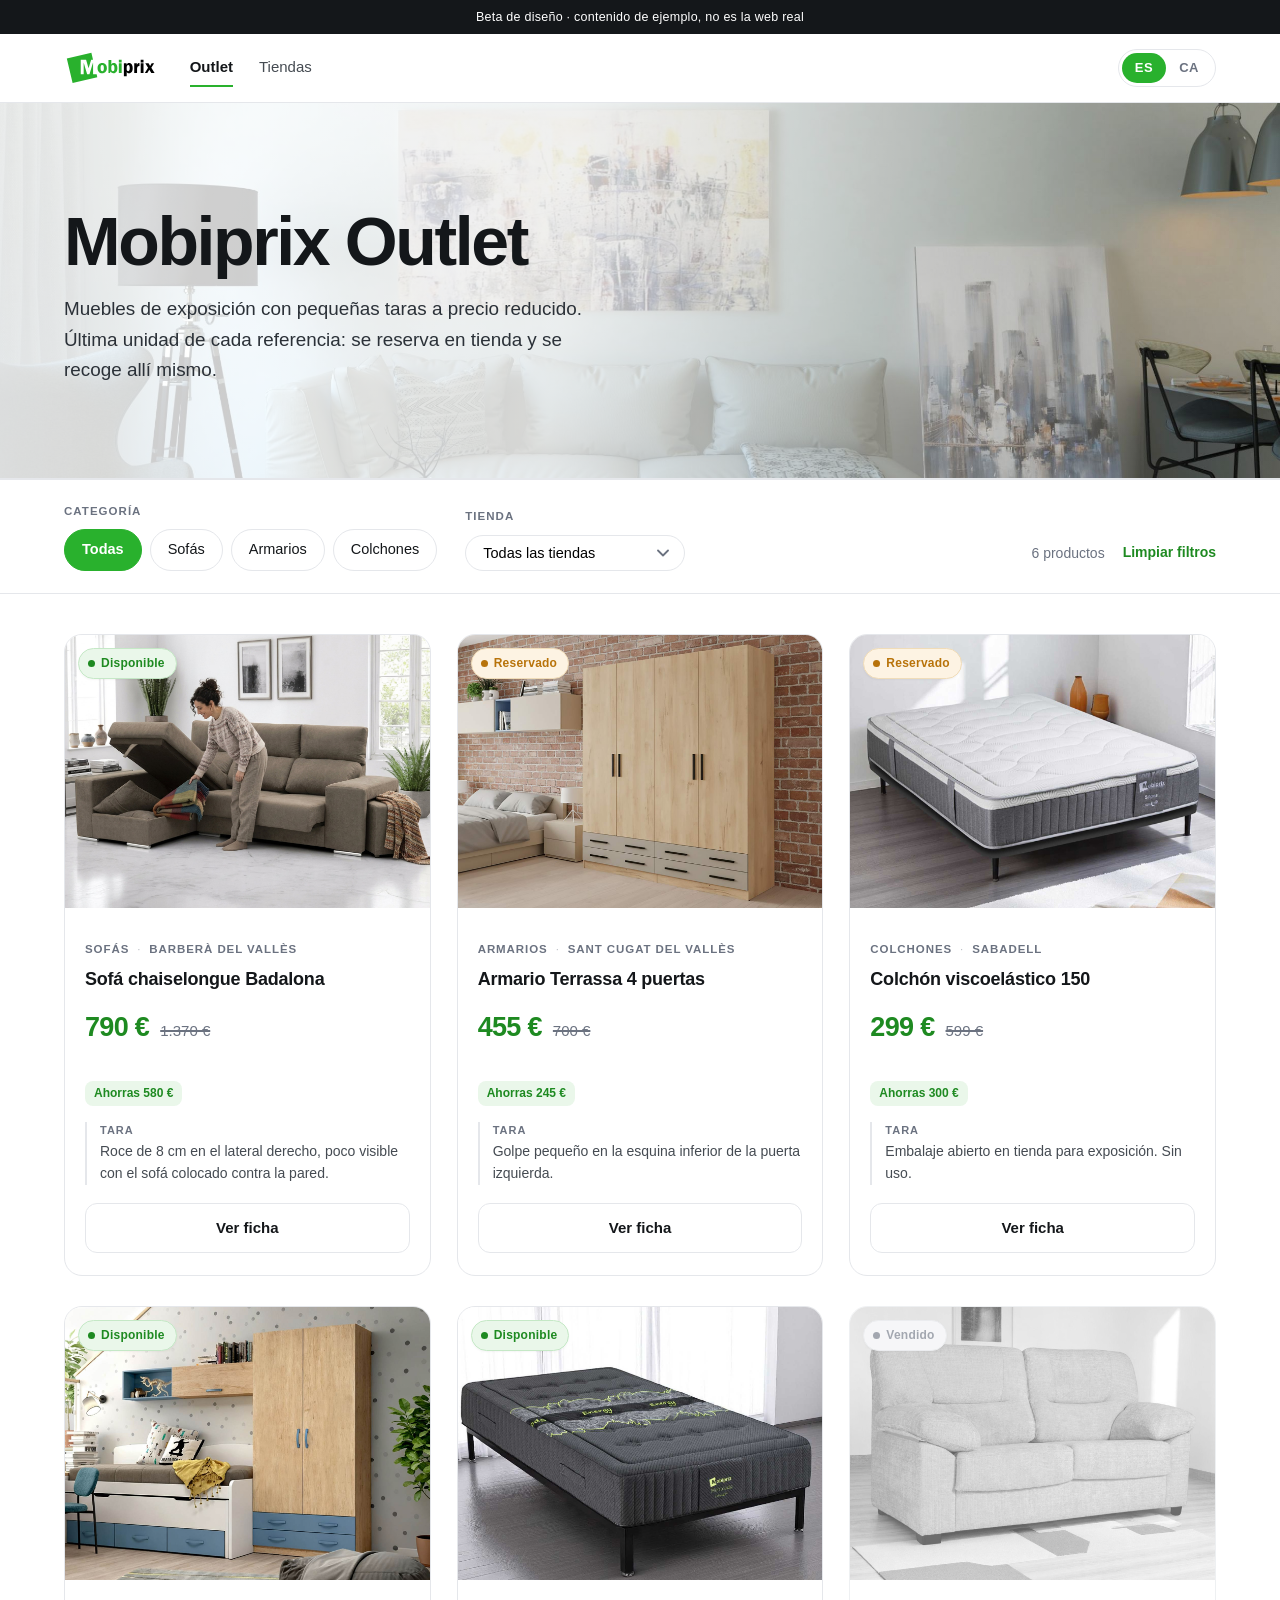
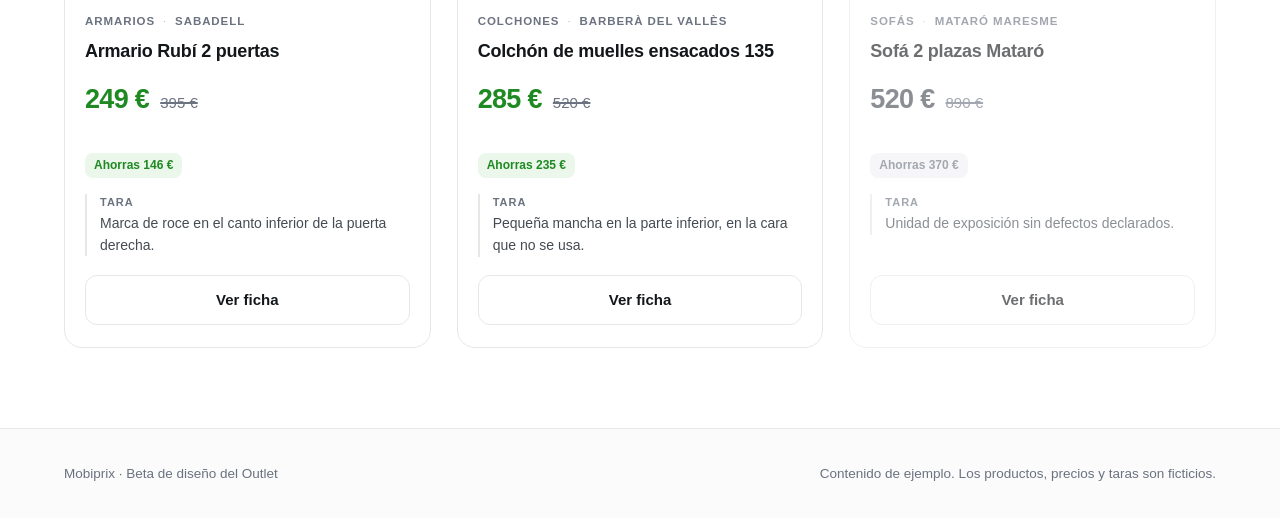
<file: index.html>
<!doctype html>
<html lang="es" data-i18n-documento="meta.titulo">
<head>
  <meta charset="utf-8">
  <meta name="viewport" content="width=device-width, initial-scale=1">
  <title>Outlet — Mobiprix</title>
  <meta name="description" content="">
  <meta name="robots" content="noindex, nofollow">

  <!-- Previsualización al compartir el enlace. Estos textos van en estático y
       en castellano a propósito: los rastreadores de WhatsApp, Slack, Telegram
       o Twitter no ejecutan JavaScript, así que el conmutador de idioma no les
       llega. Son la única excepción a la regla de que todo el texto visible
       sale de ui.json. Las URL tienen que ser absolutas. -->
  <meta property="og:type" content="website">
  <meta property="og:site_name" content="Mobiprix">
  <meta property="og:locale" content="es_ES">
  <meta property="og:url" content="https://mobiprix-beta.vercel.app/">
  <meta property="og:title" content="Outlet — Mobiprix">
  <meta property="og:description" content="Muebles de exposición con pequeñas taras a precio reducido. Reserva en tienda. Beta de diseño con contenido de ejemplo.">
  <meta property="og:image" content="https://mobiprix-beta.vercel.app/assets/img/og.jpg">
  <meta property="og:image:type" content="image/jpeg">
  <meta property="og:image:width" content="2400">
  <meta property="og:image:height" content="1260">
  <meta property="og:image:alt" content="Listado del Outlet de Mobiprix con seis muebles de exposición y sus precios rebajados.">
  <meta name="twitter:card" content="summary_large_image">
  <link rel="icon" href="/assets/img/favicon.jpg">
  <link rel="stylesheet" href="/assets/css/styles.css">
</head>
<body>

  <p class="demo-bar" data-i18n="demo.aviso"></p>

  <header class="cabecera">
    <div class="contenedor cabecera__fila">
      <a class="marca" href="/"><img src="/assets/img/logo.svg" alt="Mobiprix"></a>

      <nav class="nav">
        <a class="nav__enlace" href="/" aria-current="page" data-i18n="nav.outlet"></a>
        <span class="nav__enlace" data-i18n="nav.tiendas"></span>
      </nav>

      <div class="idioma" role="group" data-i18n-aria="idioma.etiqueta">
        <button type="button" class="idioma__btn" data-idioma="es" aria-pressed="true">ES</button>
        <button type="button" class="idioma__btn" data-idioma="ca" aria-pressed="false">CA</button>
      </div>
    </div>
  </header>

  <main>
    <section class="hero">
      <div class="contenedor">
        <h1 class="hero__titulo" data-i18n="hero.titulo"></h1>
        <p class="hero__subtitulo" data-i18n="hero.subtitulo"></p>
      </div>
    </section>

    <section class="filtros">
      <div class="contenedor filtros__fila">
        <div class="filtros__grupo">
          <span class="filtros__etiqueta" id="et-categoria" data-i18n="filtros.categoria"></span>
          <div class="pills" id="pills-categoria" role="group" aria-labelledby="et-categoria"></div>
        </div>

        <div class="filtros__grupo">
          <label class="filtros__etiqueta" for="select-tienda" data-i18n="filtros.tienda"></label>
          <select class="select" id="select-tienda"></select>
        </div>

        <div class="filtros__cola">
          <span class="recuento" id="recuento" aria-live="polite"></span>
          <button type="button" class="enlace-boton" data-limpiar data-i18n="filtros.limpiar"></button>
        </div>
      </div>
    </section>

    <div class="contenedor">
      <div class="rejilla" id="rejilla"></div>

      <div class="vacio oculto" id="vacio">
        <p class="vacio__titulo" data-i18n="vacio.titulo"></p>
        <p class="vacio__texto" data-i18n="vacio.texto"></p>
        <button type="button" class="boton boton--secundario boton--auto" data-limpiar
                data-i18n="filtros.limpiar"></button>
      </div>
    </div>
  </main>

  <footer class="pie">
    <div class="contenedor pie__fila">
      <span data-i18n="footer.texto"></span>
      <span data-i18n="footer.nota"></span>
    </div>
  </footer>

  <script type="module" src="/assets/js/outlet.js"></script>
</body>
</html>
</file>
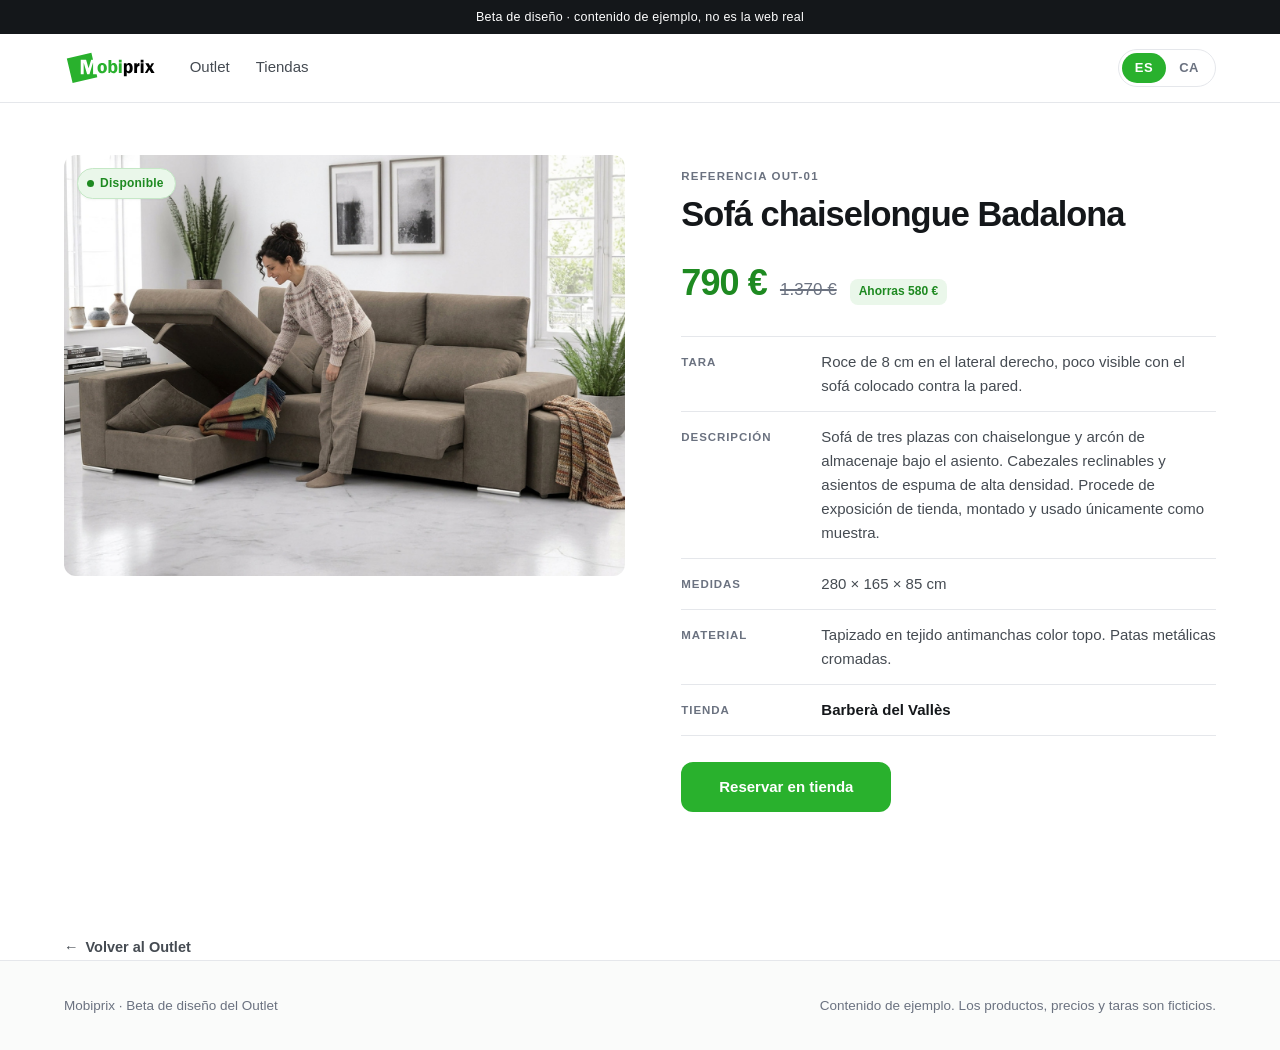
<file: producto/out-01.html>
<!doctype html>
<html lang="es" data-i18n-documento="meta.titulo">
<head>
  <meta charset="utf-8">
  <meta name="viewport" content="width=device-width, initial-scale=1">
  <title>Outlet — Mobiprix</title>
  <meta name="description" content="">
  <meta name="robots" content="noindex, nofollow">

  <!-- Previsualización al compartir el enlace. Estos textos van en estático y
       en castellano a propósito: los rastreadores de WhatsApp, Slack, Telegram
       o Twitter no ejecutan JavaScript, así que el conmutador de idioma no les
       llega. Son la única excepción a la regla de que todo el texto visible
       sale de ui.json. Las URL tienen que ser absolutas. -->
  <meta property="og:type" content="website">
  <meta property="og:site_name" content="Mobiprix">
  <meta property="og:locale" content="es_ES">
  <meta property="og:url" content="https://mobiprix-beta.vercel.app/producto/out-01">
  <meta property="og:title" content="Outlet — Mobiprix">
  <meta property="og:description" content="Muebles de exposición con pequeñas taras a precio reducido. Reserva en tienda. Beta de diseño con contenido de ejemplo.">
  <meta property="og:image" content="https://mobiprix-beta.vercel.app/assets/img/og.jpg">
  <meta property="og:image:type" content="image/jpeg">
  <meta property="og:image:width" content="2400">
  <meta property="og:image:height" content="1260">
  <meta property="og:image:alt" content="Listado del Outlet de Mobiprix con seis muebles de exposición y sus precios rebajados.">
  <meta name="twitter:card" content="summary_large_image">
  <link rel="icon" href="/assets/img/favicon.jpg">
  <link rel="stylesheet" href="/assets/css/styles.css">
</head>
<body class="pagina-ficha" data-slug="out-01">

  <p class="demo-bar" data-i18n="demo.aviso"></p>

  <header class="cabecera">
    <div class="contenedor cabecera__fila">
      <a class="marca" href="/"><img src="/assets/img/logo.svg" alt="Mobiprix"></a>

      <nav class="nav">
        <a class="nav__enlace" href="/" data-i18n="nav.outlet"></a>
        <span class="nav__enlace" data-i18n="nav.tiendas"></span>
      </nav>

      <div class="idioma" role="group" data-i18n-aria="idioma.etiqueta">
        <button type="button" class="idioma__btn" data-idioma="es" aria-pressed="true">ES</button>
        <button type="button" class="idioma__btn" data-idioma="ca" aria-pressed="false">CA</button>
      </div>
    </div>
  </header>

  <main class="contenedor">
    <div id="ficha"></div>
    <a class="volver" href="/">&larr; <span data-i18n="nav.volver"></span></a>
  </main>

  <footer class="pie">
    <div class="contenedor pie__fila">
      <span data-i18n="footer.texto"></span>
      <span data-i18n="footer.nota"></span>
    </div>
  </footer>

  <script type="module" src="/assets/js/producto.js"></script>
</body>
</html>
</file>
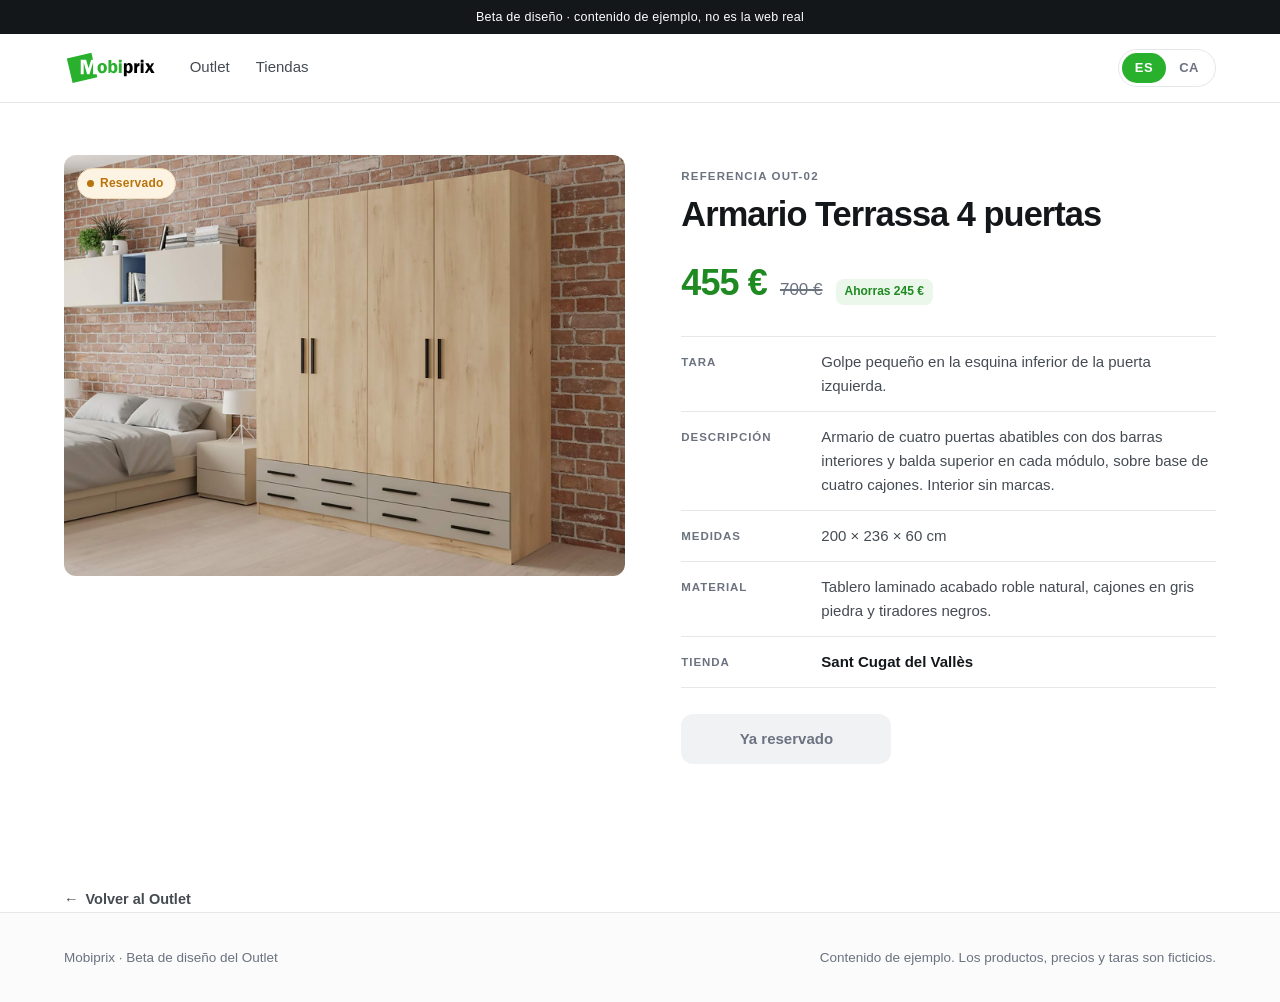
<file: producto/out-02.html>
<!doctype html>
<html lang="es" data-i18n-documento="meta.titulo">
<head>
  <meta charset="utf-8">
  <meta name="viewport" content="width=device-width, initial-scale=1">
  <title>Outlet — Mobiprix</title>
  <meta name="description" content="">
  <meta name="robots" content="noindex, nofollow">

  <!-- Previsualización al compartir el enlace. Estos textos van en estático y
       en castellano a propósito: los rastreadores de WhatsApp, Slack, Telegram
       o Twitter no ejecutan JavaScript, así que el conmutador de idioma no les
       llega. Son la única excepción a la regla de que todo el texto visible
       sale de ui.json. Las URL tienen que ser absolutas. -->
  <meta property="og:type" content="website">
  <meta property="og:site_name" content="Mobiprix">
  <meta property="og:locale" content="es_ES">
  <meta property="og:url" content="https://mobiprix-beta.vercel.app/producto/out-02">
  <meta property="og:title" content="Outlet — Mobiprix">
  <meta property="og:description" content="Muebles de exposición con pequeñas taras a precio reducido. Reserva en tienda. Beta de diseño con contenido de ejemplo.">
  <meta property="og:image" content="https://mobiprix-beta.vercel.app/assets/img/og.jpg">
  <meta property="og:image:type" content="image/jpeg">
  <meta property="og:image:width" content="2400">
  <meta property="og:image:height" content="1260">
  <meta property="og:image:alt" content="Listado del Outlet de Mobiprix con seis muebles de exposición y sus precios rebajados.">
  <meta name="twitter:card" content="summary_large_image">
  <link rel="icon" href="/assets/img/favicon.jpg">
  <link rel="stylesheet" href="/assets/css/styles.css">
</head>
<body class="pagina-ficha" data-slug="out-02">

  <p class="demo-bar" data-i18n="demo.aviso"></p>

  <header class="cabecera">
    <div class="contenedor cabecera__fila">
      <a class="marca" href="/"><img src="/assets/img/logo.svg" alt="Mobiprix"></a>

      <nav class="nav">
        <a class="nav__enlace" href="/" data-i18n="nav.outlet"></a>
        <span class="nav__enlace" data-i18n="nav.tiendas"></span>
      </nav>

      <div class="idioma" role="group" data-i18n-aria="idioma.etiqueta">
        <button type="button" class="idioma__btn" data-idioma="es" aria-pressed="true">ES</button>
        <button type="button" class="idioma__btn" data-idioma="ca" aria-pressed="false">CA</button>
      </div>
    </div>
  </header>

  <main class="contenedor">
    <div id="ficha"></div>
    <a class="volver" href="/">&larr; <span data-i18n="nav.volver"></span></a>
  </main>

  <footer class="pie">
    <div class="contenedor pie__fila">
      <span data-i18n="footer.texto"></span>
      <span data-i18n="footer.nota"></span>
    </div>
  </footer>

  <script type="module" src="/assets/js/producto.js"></script>
</body>
</html>
</file>
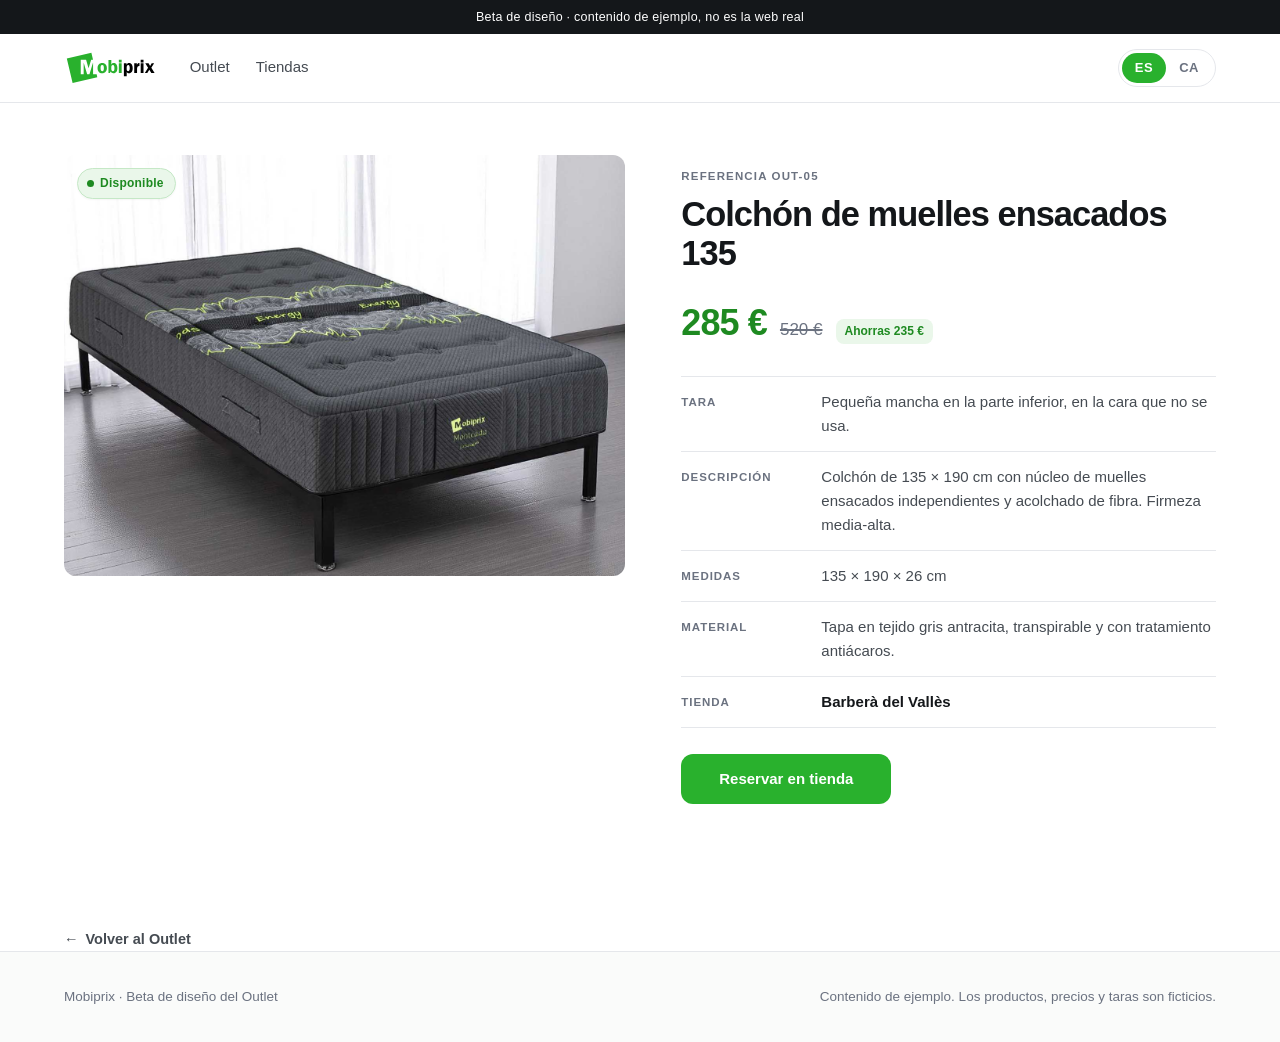
<file: producto/out-05.html>
<!doctype html>
<html lang="es" data-i18n-documento="meta.titulo">
<head>
  <meta charset="utf-8">
  <meta name="viewport" content="width=device-width, initial-scale=1">
  <title>Outlet — Mobiprix</title>
  <meta name="description" content="">
  <meta name="robots" content="noindex, nofollow">

  <!-- Previsualización al compartir el enlace. Estos textos van en estático y
       en castellano a propósito: los rastreadores de WhatsApp, Slack, Telegram
       o Twitter no ejecutan JavaScript, así que el conmutador de idioma no les
       llega. Son la única excepción a la regla de que todo el texto visible
       sale de ui.json. Las URL tienen que ser absolutas. -->
  <meta property="og:type" content="website">
  <meta property="og:site_name" content="Mobiprix">
  <meta property="og:locale" content="es_ES">
  <meta property="og:url" content="https://mobiprix-beta.vercel.app/producto/out-05">
  <meta property="og:title" content="Outlet — Mobiprix">
  <meta property="og:description" content="Muebles de exposición con pequeñas taras a precio reducido. Reserva en tienda. Beta de diseño con contenido de ejemplo.">
  <meta property="og:image" content="https://mobiprix-beta.vercel.app/assets/img/og.jpg">
  <meta property="og:image:type" content="image/jpeg">
  <meta property="og:image:width" content="2400">
  <meta property="og:image:height" content="1260">
  <meta property="og:image:alt" content="Listado del Outlet de Mobiprix con seis muebles de exposición y sus precios rebajados.">
  <meta name="twitter:card" content="summary_large_image">
  <link rel="icon" href="/assets/img/favicon.jpg">
  <link rel="stylesheet" href="/assets/css/styles.css">
</head>
<body class="pagina-ficha" data-slug="out-05">

  <p class="demo-bar" data-i18n="demo.aviso"></p>

  <header class="cabecera">
    <div class="contenedor cabecera__fila">
      <a class="marca" href="/"><img src="/assets/img/logo.svg" alt="Mobiprix"></a>

      <nav class="nav">
        <a class="nav__enlace" href="/" data-i18n="nav.outlet"></a>
        <span class="nav__enlace" data-i18n="nav.tiendas"></span>
      </nav>

      <div class="idioma" role="group" data-i18n-aria="idioma.etiqueta">
        <button type="button" class="idioma__btn" data-idioma="es" aria-pressed="true">ES</button>
        <button type="button" class="idioma__btn" data-idioma="ca" aria-pressed="false">CA</button>
      </div>
    </div>
  </header>

  <main class="contenedor">
    <div id="ficha"></div>
    <a class="volver" href="/">&larr; <span data-i18n="nav.volver"></span></a>
  </main>

  <footer class="pie">
    <div class="contenedor pie__fila">
      <span data-i18n="footer.texto"></span>
      <span data-i18n="footer.nota"></span>
    </div>
  </footer>

  <script type="module" src="/assets/js/producto.js"></script>
</body>
</html>
</file>
<file: assets/css/styles.css>
/* ==========================================================================
   Outlet Mobiprix — beta de diseño
   Estilo "Outlet limpio": fondo blanco, mucho aire, verde de marca como
   color de precio y estado (sustituye al rojo/coral de mobiprix.com).
   ========================================================================== */

:root {
  /* Marca */
  --verde:        #29b12d;
  --verde-fuerte: #1e8a21;
  --verde-suave:  #eaf7ea;
  --verde-borde:  #c5e8c6;

  /* Estados */
  --ambar:        #b8730a;
  --ambar-suave:  #fdf3e3;
  --ambar-borde:  #f0dcb8;
  --gris-estado:  #6b7280;
  --gris-suave:   #f1f2f4;
  --gris-borde:   #e0e2e6;

  /* Neutros */
  --tinta:     #14171a;
  --tinta-2:   #454b52;
  --tinta-3:   #6b7280;
  --linea:     #e5e7eb;
  --fondo:     #ffffff;
  --fondo-2:   #fafbfa;

  /* Forma */
  --r-s:  8px;
  --r-m:  12px;
  --r-l:  18px;
  --sombra:      0 1px 2px rgba(20, 23, 26, .04);
  --sombra-alta: 0 12px 32px rgba(20, 23, 26, .10);

  /* Medida */
  --ancho: 1200px;

  /* Tipografía: stack de sistema mientras no haya manual de marca */
  --fuente: -apple-system, BlinkMacSystemFont, "Segoe UI", Roboto,
            "Helvetica Neue", Arial, sans-serif;
}

* { box-sizing: border-box; }

html { -webkit-text-size-adjust: 100%; }

body {
  margin: 0;
  font-family: var(--fuente);
  color: var(--tinta);
  background: var(--fondo);
  line-height: 1.6;
  font-size: 16px;
  -webkit-font-smoothing: antialiased;
}

img { max-width: 100%; display: block; }
button { font: inherit; color: inherit; }
a { color: inherit; }

.contenedor {
  width: 100%;
  max-width: var(--ancho);
  margin: 0 auto;
  padding: 0 24px;
}

.oculto { display: none !important; }

.solo-lectores {
  position: absolute; width: 1px; height: 1px;
  padding: 0; margin: -1px; overflow: hidden;
  clip: rect(0 0 0 0); white-space: nowrap; border: 0;
}

/* --------------------------------------------------------------- Aviso demo */

/* margin:0 obligatorio: es un <p>, y el margen por defecto del navegador
   colapsa a través del body y separa la barra del borde superior. */
.demo-bar {
  margin: 0;
  background: var(--tinta);
  color: #fff;
  font-size: 12.5px;
  letter-spacing: .02em;
  text-align: center;
  padding: 7px 16px;
}

/* -------------------------------------------------------------------- Header */

.cabecera {
  position: sticky;
  top: 0;
  z-index: 40;
  background: rgba(255, 255, 255, .92);
  backdrop-filter: saturate(180%) blur(10px);
  border-bottom: 1px solid var(--linea);
}

.cabecera__fila {
  display: flex;
  align-items: center;
  gap: 32px;
  height: 68px;
}

.marca {
  display: flex;
  align-items: center;
  text-decoration: none;
  flex-shrink: 0;
}

/* El SVG mide 320x123 de viewBox con el dibujo en 298.9x103.3: unos 10px de
   aire arriba y abajo (~8%). Con height:36px la marca se ve a unos 30px, que
   es lo que pide la cabecera de 68px. El PNG anterior llevaba un 24% de aire
   y necesitaba 52px para verse igual: si se vuelve a cambiar el archivo, hay
   que remedir, no reutilizar este número. */
.marca img {
  display: block;
  height: 36px;
  width: auto;
}

.nav {
  display: flex;
  gap: 26px;
  margin-right: auto;
}

.nav__enlace {
  text-decoration: none;
  font-size: 15px;
  font-weight: 500;
  color: var(--tinta-2);
  padding: 6px 0;
  border-bottom: 2px solid transparent;
  transition: color .15s, border-color .15s;
}
.nav__enlace:hover { color: var(--tinta); }
.nav__enlace[aria-current="page"] {
  color: var(--tinta);
  font-weight: 600;
  border-bottom-color: var(--verde);
}

/* Conmutador de idioma */
.idioma {
  display: flex;
  align-items: center;
  border: 1px solid var(--linea);
  border-radius: 999px;
  padding: 3px;
  background: #fff;
}

.idioma__btn {
  border: 0;
  background: transparent;
  cursor: pointer;
  font-size: 13px;
  font-weight: 700;
  letter-spacing: .04em;
  color: var(--tinta-3);
  padding: 5px 13px;
  border-radius: 999px;
  transition: background .15s, color .15s;
}
.idioma__btn:hover { color: var(--tinta); }
.idioma__btn[aria-pressed="true"] {
  background: var(--verde);
  color: #fff;
}

/* ---------------------------------------------------------------------- Hero */

.hero {
  position: relative;
  padding: 104px 0 92px;
  overflow: hidden;
  background: url("/assets/img/hero.jpg") no-repeat center right / cover;
  border-bottom: 1px solid var(--linea);
}

/* Velo BLANCO, no oscuro. La foto del hero es muy clara (pared blanca, sofá
   crema, suelo pálido): oscurecerla para poner texto blanco apagaría su luz y
   chocaría con el resto de la página, que es blanca. Así que el texto sigue
   siendo oscuro y lo que se refuerza es el fondo bajo él. El degradado deja
   la foto a la vista por la derecha. */
.hero::before {
  content: "";
  position: absolute;
  inset: 0;
  background: linear-gradient(95deg,
    rgba(255, 255, 255, .83) 0%,
    rgba(255, 255, 255, .76) 44%,
    rgba(255, 255, 255, .42) 63%,
    rgba(255, 255, 255, .08) 82%,
    rgba(255, 255, 255, 0) 100%);
}

.hero .contenedor {
  position: relative;
  z-index: 1;
}

.hero__titulo {
  margin: 0 0 18px;
  font-size: clamp(2.75rem, 6vw, 4.25rem);
  line-height: 1.02;
  letter-spacing: -.035em;
  font-weight: 800;
}

.hero__subtitulo {
  margin: 0;
  max-width: 52ch;
  font-size: clamp(1.02rem, 1.5vw, 1.18rem);
  /* Más oscuro que --tinta-2 sólo aquí: es lo que permite bajar el velo y
     dejar ver la foto sin perder legibilidad. Medido, oscurecer el subtítulo
     casi duplica el margen de contraste a igual velo, así que sale más a
     cuenta que subir la opacidad del blanco. */
  color: #2b3138;
  line-height: 1.62;
}

/* ------------------------------------------------------------------- Filtros */

.filtros {
  border-top: 1px solid var(--linea);
  border-bottom: 1px solid var(--linea);
  padding: 22px 0;
  margin-bottom: 40px;
}

.filtros__fila {
  display: flex;
  align-items: flex-end;
  flex-wrap: wrap;
  gap: 28px;
}

.filtros__grupo { display: flex; flex-direction: column; gap: 9px; }

.filtros__etiqueta {
  font-size: 11.5px;
  font-weight: 700;
  text-transform: uppercase;
  letter-spacing: .09em;
  color: var(--tinta-3);
}

.pills { display: flex; flex-wrap: wrap; gap: 8px; }

.pill {
  border: 1px solid var(--linea);
  background: #fff;
  border-radius: 999px;
  padding: 8px 17px;
  font-size: 14.5px;
  font-weight: 500;
  cursor: pointer;
  white-space: nowrap;
  transition: border-color .15s, background .15s, color .15s;
}
.pill:hover { border-color: var(--tinta-3); }
.pill[aria-pressed="true"] {
  background: var(--verde);
  border-color: var(--verde);
  color: #fff;
  font-weight: 600;
}

.select {
  appearance: none;
  border: 1px solid var(--linea);
  background: #fff url("data:image/svg+xml;charset=utf-8,%3Csvg xmlns='http://www.w3.org/2000/svg' width='12' height='8' viewBox='0 0 12 8'%3E%3Cpath d='M1 1.5 6 6.5l5-5' stroke='%236b7280' stroke-width='1.8' fill='none' stroke-linecap='round' stroke-linejoin='round'/%3E%3C/svg%3E")
        no-repeat right 15px center;
  border-radius: 999px;
  padding: 9px 42px 9px 17px;
  font-size: 14.5px;
  cursor: pointer;
  min-width: 220px;
  transition: border-color .15s;
}
.select:hover { border-color: var(--tinta-3); }

.filtros__cola {
  display: flex;
  align-items: center;
  gap: 18px;
  margin-left: auto;
  padding-bottom: 2px;
}

.recuento {
  font-size: 14px;
  color: var(--tinta-3);
  font-variant-numeric: tabular-nums;
  white-space: nowrap;
}

.enlace-boton {
  border: 0;
  background: transparent;
  cursor: pointer;
  font-size: 14px;
  font-weight: 600;
  color: var(--verde-fuerte);
  padding: 4px 0;
  border-bottom: 1px solid transparent;
  white-space: nowrap;
}
.enlace-boton:hover { border-bottom-color: var(--verde-fuerte); }

/* --------------------------------------------------------------------- Grid */

.rejilla {
  display: grid;
  grid-template-columns: repeat(auto-fill, minmax(285px, 1fr));
  gap: 30px 26px;
  padding-bottom: 80px;
}

/* ------------------------------------------------------------------ Tarjeta */

.tarjeta {
  display: flex;
  flex-direction: column;
  border: 1px solid var(--linea);
  border-radius: var(--r-l);
  overflow: hidden;
  background: #fff;
  transition: border-color .18s, box-shadow .18s, transform .18s;
}
.tarjeta:hover {
  border-color: var(--gris-borde);
  box-shadow: var(--sombra-alta);
  transform: translateY(-3px);
}
.tarjeta--vendido { opacity: .62; }
.tarjeta--vendido:hover { transform: none; box-shadow: var(--sombra); }

.media {
  position: relative;
  aspect-ratio: 4 / 3;
  background: var(--gris-suave);
  overflow: hidden;
}
.media img {
  width: 100%; height: 100%;
  object-fit: cover;
}
.tarjeta--vendido .media img,
.tarjeta--vendido .media--ph { filter: grayscale(1); }

/* Placeholder mientras no hay fotos reales.
   Deliberadamente suave: con seis bloques de verde saturado la página no deja
   ver el diseño, que es justo lo que el cliente tiene que valorar aquí. */
.media--ph {
  background:
    radial-gradient(130% 130% at 25% 0%, rgba(255,255,255,.9) 0%, rgba(255,255,255,0) 60%),
    linear-gradient(145deg, #eef5ee 0%, #dfeadf 100%);
  box-shadow: inset 0 0 0 1px rgba(41, 177, 45, .10);
}
.media--ph img { display: none; }

.media__ph {
  display: none;
  position: absolute;
  inset: 0;
  flex-direction: column;
  align-items: center;
  justify-content: center;
  gap: 6px;
  padding: 20px;
  text-align: center;
  color: var(--tinta-2);
}
.media--ph .media__ph { display: flex; }

.media__ph-ref {
  font-size: 11.5px;
  font-weight: 800;
  letter-spacing: .14em;
  color: var(--verde-fuerte);
}
.media__ph-nombre {
  font-size: 14.5px;
  font-weight: 600;
  line-height: 1.35;
  max-width: 22ch;
  color: var(--tinta-3);
}

.estado {
  position: absolute;
  top: 13px; left: 13px;
  display: inline-flex;
  align-items: center;
  gap: 6px;
  font-size: 12px;
  font-weight: 700;
  letter-spacing: .02em;
  padding: 5px 11px 5px 9px;
  border-radius: 999px;
  background: #fff;
  border: 1px solid var(--linea);
  box-shadow: var(--sombra);
}
.estado::before {
  content: "";
  width: 7px; height: 7px;
  border-radius: 50%;
  background: currentColor;
}
.estado--disponible { color: var(--verde-fuerte); background: var(--verde-suave); border-color: var(--verde-borde); }
.estado--reservado  { color: var(--ambar);       background: var(--ambar-suave); border-color: var(--ambar-borde); }
.estado--vendido    { color: var(--gris-estado); background: var(--gris-suave);  border-color: var(--gris-borde); }

.tarjeta__cuerpo {
  display: flex;
  flex-direction: column;
  flex: 1;
  padding: 20px 20px 22px;
}

.meta {
  display: flex;
  align-items: center;
  gap: 8px;
  font-size: 11.5px;
  font-weight: 700;
  text-transform: uppercase;
  letter-spacing: .08em;
  color: var(--tinta-3);
  margin-bottom: 10px;
}
.meta__sep { opacity: .45; font-weight: 400; }

.tarjeta__nombre {
  margin: 0 0 14px;
  font-size: 18px;
  line-height: 1.32;
  font-weight: 700;
  letter-spacing: -.012em;
}

.precios {
  display: flex;
  align-items: baseline;
  gap: 11px;
  margin-bottom: 14px;
}
.precio-antes {
  font-size: 15px;
  color: var(--tinta-3);
  text-decoration: line-through;
  text-decoration-thickness: 1.5px;
}
.precio-ahora {
  font-size: 27px;
  font-weight: 800;
  letter-spacing: -.025em;
  color: var(--verde-fuerte);
}
.tarjeta--vendido .precio-ahora { color: var(--tinta-2); }

.ahorro {
  display: inline-block;
  font-size: 12px;
  font-weight: 700;
  color: var(--verde-fuerte);
  background: var(--verde-suave);
  border-radius: var(--r-s);
  padding: 3px 9px;
}
.tarjeta--vendido .ahorro { color: var(--tinta-3); background: var(--gris-suave); }

.tara {
  margin: 0 0 18px;
  font-size: 14px;
  line-height: 1.55;
  color: var(--tinta-2);
  padding-left: 13px;
  border-left: 2px solid var(--linea);
}
.tara__etiqueta {
  display: block;
  font-size: 11px;
  font-weight: 700;
  text-transform: uppercase;
  letter-spacing: .09em;
  color: var(--tinta-3);
  margin-bottom: 2px;
}

.tarjeta__pie { margin-top: auto; }

/* -------------------------------------------------------------------- Botones */

.boton {
  display: inline-flex;
  align-items: center;
  justify-content: center;
  gap: 8px;
  width: 100%;
  border: 1px solid transparent;
  border-radius: var(--r-m);
  padding: 12px 20px;
  font-size: 15px;
  font-weight: 600;
  cursor: pointer;
  text-decoration: none;
  text-align: center;
  transition: background .15s, border-color .15s, color .15s;
}

.boton--principal { background: var(--verde); color: #fff; }
.boton--principal:hover { background: var(--verde-fuerte); }

.boton--secundario {
  background: #fff;
  color: var(--tinta);
  border-color: var(--linea);
}
.boton--secundario:hover { border-color: var(--tinta-3); }

.boton[disabled],
.boton--inerte {
  background: var(--gris-suave);
  color: var(--tinta-3);
  border-color: transparent;
  cursor: not-allowed;
}

.boton--auto { width: auto; }

/* --------------------------------------------------------------- Estado vacío */

.vacio {
  text-align: center;
  padding: 74px 24px 90px;
  border: 1px dashed var(--linea);
  border-radius: var(--r-l);
  margin-bottom: 80px;
}
.vacio__titulo {
  margin: 0 0 8px;
  font-size: 21px;
  font-weight: 700;
  letter-spacing: -.015em;
}
.vacio__texto { margin: 0 0 22px; color: var(--tinta-3); }

/* -------------------------------------------------------------------- Modales */

.modal {
  position: fixed;
  inset: 0;
  z-index: 60;
  display: flex;
  align-items: center;
  justify-content: center;
  padding: 24px;
  background: rgba(20, 23, 26, .55);
  backdrop-filter: blur(3px);
}
.modal[hidden] { display: none; }

/* La confirmación de reserva siempre por encima de la ficha en modal */
#modal-reserva { z-index: 61; }

.modal__panel {
  position: relative;
  width: 100%;
  max-width: 880px;
  max-height: 90vh;
  overflow-y: auto;
  background: #fff;
  border-radius: var(--r-l);
  box-shadow: var(--sombra-alta);
  animation: subir .2s ease-out;
}
.modal__panel--estrecho { max-width: 460px; }

@keyframes subir {
  from { opacity: 0; transform: translateY(14px); }
  to   { opacity: 1; transform: none; }
}
@media (prefers-reduced-motion: reduce) {
  .modal__panel { animation: none; }
  .tarjeta { transition: none; }
  .tarjeta:hover { transform: none; }
}

.modal__cerrar {
  position: absolute;
  top: 14px; right: 14px;
  z-index: 2;
  width: 36px; height: 36px;
  display: flex;
  align-items: center;
  justify-content: center;
  border: 1px solid var(--linea);
  border-radius: 50%;
  background: rgba(255, 255, 255, .94);
  cursor: pointer;
  font-size: 19px;
  line-height: 1;
  color: var(--tinta-2);
}
.modal__cerrar:hover { background: #fff; border-color: var(--tinta-3); color: var(--tinta); }

/* Confirmación de reserva */
.confirmacion { padding: 40px 34px 32px; text-align: center; }

.confirmacion__icono {
  width: 58px; height: 58px;
  margin: 0 auto 20px;
  border-radius: 50%;
  background: var(--verde-suave);
  color: var(--verde-fuerte);
  display: flex;
  align-items: center;
  justify-content: center;
}
.confirmacion__icono svg { width: 27px; height: 27px; }

.confirmacion__titulo {
  margin: 0 0 10px;
  font-size: 22px;
  font-weight: 800;
  letter-spacing: -.02em;
}
.confirmacion__texto {
  margin: 0 0 20px;
  color: var(--tinta-2);
  line-height: 1.6;
}
.confirmacion__nota {
  margin: 0 0 26px;
  font-size: 13px;
  color: var(--tinta-3);
  background: var(--gris-suave);
  border-radius: var(--r-s);
  padding: 10px 14px;
}

/* --------------------------------------------------------------- Ficha (detalle) */

.detalle {
  display: grid;
  grid-template-columns: minmax(0, 1.05fr) minmax(0, 1fr);
  gap: 44px;
  align-items: start;
}

.modal .detalle { padding: 30px; gap: 32px; }
.pagina-ficha .detalle { padding: 52px 0 90px; gap: 56px; }

.detalle__media {
  position: relative;
  aspect-ratio: 4 / 3;
  border-radius: var(--r-m);
  overflow: hidden;
  background: var(--gris-suave);
}
.detalle__media img { width: 100%; height: 100%; object-fit: cover; }
.detalle--vendido .detalle__media img,
.detalle--vendido .detalle__media.media--ph { filter: grayscale(1); }

.detalle__ref {
  font-size: 11.5px;
  font-weight: 700;
  text-transform: uppercase;
  letter-spacing: .1em;
  color: var(--tinta-3);
  margin-bottom: 10px;
}

.detalle__nombre {
  margin: 0 0 20px;
  font-size: clamp(1.6rem, 3vw, 2.15rem);
  line-height: 1.15;
  font-weight: 800;
  letter-spacing: -.028em;
}

.detalle__precios {
  display: flex;
  align-items: baseline;
  flex-wrap: wrap;
  gap: 13px;
  margin-bottom: 24px;
}
.detalle__precios .precio-ahora { font-size: 36px; }
.detalle__precios .precio-antes { font-size: 17px; }

.datos {
  border-top: 1px solid var(--linea);
  margin: 0 0 26px;
}
.datos__fila {
  display: grid;
  grid-template-columns: 122px minmax(0, 1fr);
  gap: 18px;
  padding: 13px 0;
  border-bottom: 1px solid var(--linea);
}
.datos__clave {
  font-size: 11.5px;
  font-weight: 700;
  text-transform: uppercase;
  letter-spacing: .08em;
  color: var(--tinta-3);
  padding-top: 3px;
}
.datos__valor { margin: 0; font-size: 15px; line-height: 1.6; color: var(--tinta-2); }
.datos__valor strong { color: var(--tinta); font-weight: 600; }

.detalle__acciones { display: flex; gap: 12px; flex-wrap: wrap; }
.detalle__acciones .boton { width: auto; min-width: 210px; }

.volver {
  display: inline-flex;
  align-items: center;
  gap: 7px;
  margin-top: 34px;
  font-size: 14.5px;
  font-weight: 600;
  color: var(--tinta-2);
  text-decoration: none;
}
.volver:hover { color: var(--verde-fuerte); }

/* -------------------------------------------------------------------- Footer */

.pie {
  border-top: 1px solid var(--linea);
  background: var(--fondo-2);
  padding: 34px 0;
}
.pie__fila {
  display: flex;
  flex-wrap: wrap;
  gap: 8px 28px;
  align-items: center;
  justify-content: space-between;
  font-size: 13.5px;
  color: var(--tinta-3);
}

/* ------------------------------------------------------------------ Responsive */

/* Por debajo de ~1000px el texto ocupa casi todo el ancho y el degradado
   lateral deja de protegerlo: medido, el titular caía a 3,3:1. A partir de
   aquí el velo pasa a ser vertical y uniforme. */
@media (max-width: 1000px) {
  .hero::before {
    background: linear-gradient(180deg,
      rgba(255, 255, 255, .84) 0%,
      rgba(255, 255, 255, .76) 62%,
      rgba(255, 255, 255, .64) 100%);
  }
}

@media (max-width: 900px) {
  .detalle { grid-template-columns: 1fr; }
  .pagina-ficha .detalle { padding: 32px 0 64px; gap: 30px; }
  .modal .detalle { padding: 22px; gap: 24px; }
}

@media (max-width: 720px) {
  .contenedor { padding: 0 18px; }

  .cabecera__fila { height: auto; padding: 12px 0; gap: 12px 20px; flex-wrap: wrap; }
  .nav { order: 3; width: 100%; gap: 20px; margin-right: 0; }
  .idioma { margin-left: auto; }

  .hero { padding: 44px 0 38px; }
  .hero::before {
    background: linear-gradient(180deg,
      rgba(255, 255, 255, .86) 0%,
      rgba(255, 255, 255, .80) 55%,
      rgba(255, 255, 255, .70) 100%);
  }

  .filtros__fila { gap: 20px; }
  .filtros__grupo { width: 100%; }
  .select { width: 100%; min-width: 0; }
  .filtros__cola {
    margin-left: 0;
    width: 100%;
    justify-content: space-between;
    padding-top: 4px;
    border-top: 1px solid var(--linea);
  }

  .rejilla { grid-template-columns: 1fr; gap: 22px; padding-bottom: 56px; }

  .modal { padding: 0; align-items: flex-end; }
  .modal__panel {
    max-width: none;
    max-height: 94vh;
    border-radius: var(--r-l) var(--r-l) 0 0;
  }
  .modal__panel--estrecho { border-radius: var(--r-l) var(--r-l) 0 0; }

  .detalle__acciones .boton { width: 100%; min-width: 0; }
  .datos__fila { grid-template-columns: 1fr; gap: 3px; }

  .pie__fila { flex-direction: column; align-items: flex-start; }
}

/* Foco visible y consistente en todo lo interactivo */
:where(a, button, select, [tabindex]):focus-visible {
  outline: 2px solid var(--verde-fuerte);
  outline-offset: 2px;
  border-radius: var(--r-s);
}
</file>
